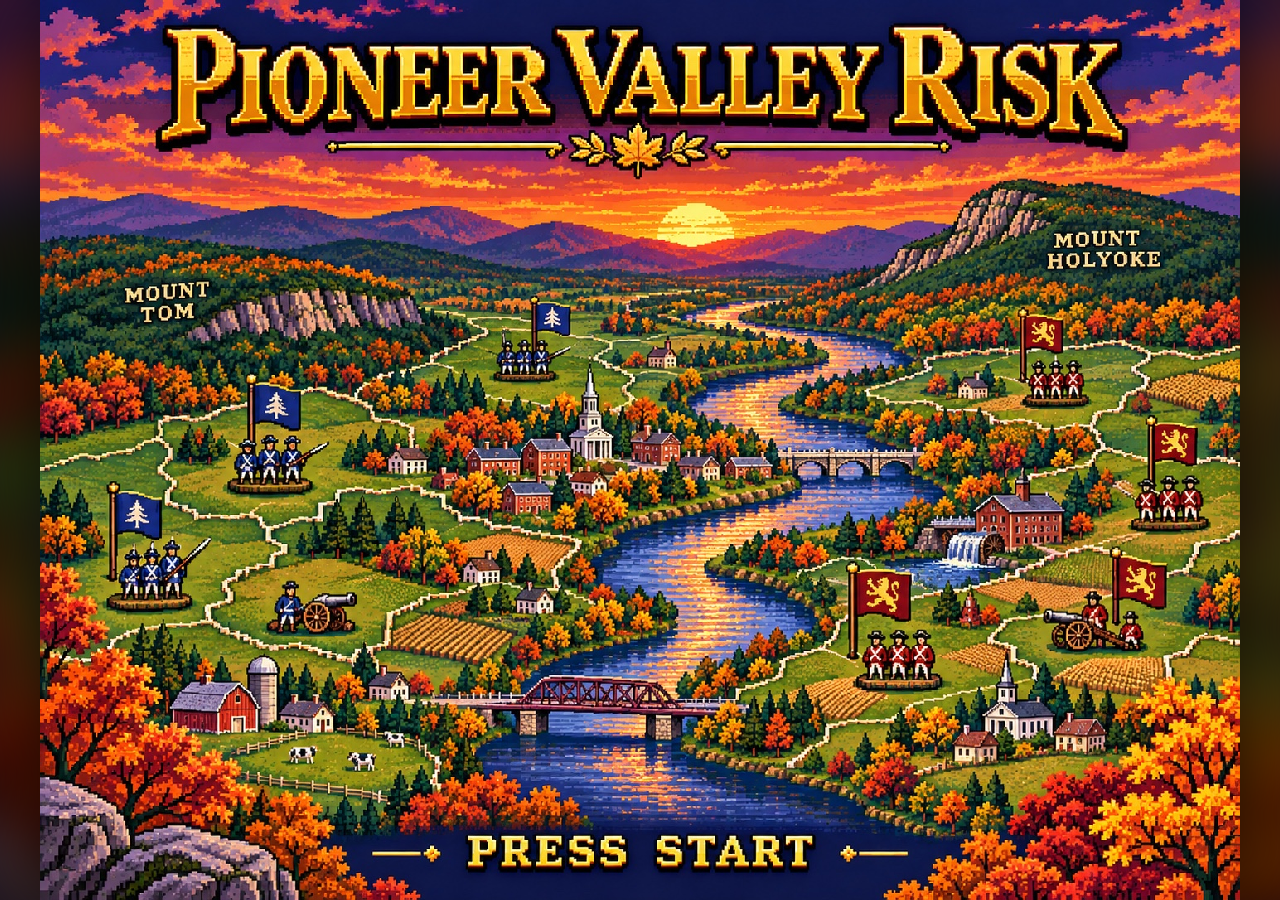
<file: index.html>
<!DOCTYPE html>
<html lang="en">
<head>
<meta charset="utf-8">
<meta name="viewport" content="width=device-width, initial-scale=1, maximum-scale=1, user-scalable=no">
<title>Pioneer Valley Risk</title>
<meta name="description" content="A playable pixel-art game of Risk set in the Pioneer Valley of western Massachusetts.">
<meta property="og:type" content="website">
<meta property="og:title" content="Pioneer Valley Risk">
<meta property="og:description" content="A playable pixel-art game of Risk set in the Pioneer Valley of western Massachusetts.">
<meta property="og:url" content="https://jeffehobbs.github.io/pioneer-valley-risk/">
<meta property="og:image" content="https://jeffehobbs.github.io/pioneer-valley-risk/img/splash.jpg">
<meta property="og:image:width" content="1448">
<meta property="og:image:height" content="1086">
<meta property="og:image:alt" content="Pixel-art map of the Pioneer Valley at sunset">
<meta name="twitter:card" content="summary_large_image">
<meta name="twitter:image" content="https://jeffehobbs.github.io/pioneer-valley-risk/img/splash.jpg">
<link rel="icon" href="data:image/svg+xml,%3Csvg xmlns='http://www.w3.org/2000/svg' viewBox='0 0 16 16'%3E%3Crect width='16' height='16' fill='%23141436'/%3E%3Crect x='3' y='6' width='10' height='8' fill='%2337e0ff'/%3E%3Crect x='5' y='2' width='6' height='4' fill='%2337e0ff'/%3E%3C/svg%3E">
<link rel="preconnect" href="https://fonts.googleapis.com">
<link rel="preconnect" href="https://fonts.gstatic.com" crossorigin>
<link href="https://fonts.googleapis.com/css2?family=Press+Start+2P&display=swap" rel="stylesheet">
<link rel="stylesheet" href="css/style.css">
</head>
<body>
<div id="app">
  <header id="topbar">
    <div class="top-btns">
      <button id="btn-quit" class="btn small quit" title="Quit to the title screen">QUIT</button>
      <button id="btn-help" class="btn small help" title="How to play" aria-label="How to play">?</button>
    </div>
    <div class="hud">
      <div id="hud-player" class="hud-side">
        <span class="swatch" id="sw-player"></span>
        <span id="hud-player-name"></span>
        <span id="hud-player-stats" class="stats"></span>
      </div>
      <div id="hud-center">
        <div id="turn-banner"></div>
        <div id="phase-banner"></div>
      </div>
      <div id="hud-ai" class="hud-side">
        <span id="hud-ai-stats" class="stats"></span>
        <span id="hud-ai-name"></span>
        <span class="swatch" id="sw-ai"></span>
        <div id="taunt" class="taunt" aria-live="polite"></div>
      </div>
    </div>
  </header>

  <main id="board-wrap">
    <canvas id="board"></canvas>
    <div id="side">
      <div class="side-actions">
        <button id="btn-music" class="btn small" title="Music on/off">MUSIC</button>
        <button id="btn-sound" class="btn small" title="Sound effects on/off">SFX</button>
      </div>
      <section class="card">
        <div class="phase-row">
          <button id="btn-reinforce" class="btn phase active" data-phase="reinforce"
            title="Click your towns to place armies (shift-click places them all). Holding a whole county adds its bonus.">REINFORCE</button>
          <button id="btn-attack" class="btn phase" data-phase="attack"
            title="Click one of your towns with 2+ armies, then a red-outlined neighbor. You roll up to 3 dice, the defender up to 2; ties go to the defender. Mountains, hills, forests and rivers favor the defender.">ATTACK</button>
          <button id="btn-fortify" class="btn phase" data-phase="fortify"
            title="Move armies once between two of your towns that are linked by your territory. Moving ends your turn.">FORTIFY</button>
        </div>
        <div class="pool-row">
          <div id="reinforce-pool" class="pool" title="Armies left to place">POOL <b id="pool-count">0</b></div>
          <button id="btn-undo" class="btn small" title="Take back your last placement (Cmd/Ctrl-Z). Works until your first attack.">UNDO</button>
        </div>
        <button id="btn-end" class="btn end" title="End your turn">END TURN &#9654;</button>
      </section>
      <section id="info-card" class="card idle">
        <h3 id="info-name">—</h3>
        <div class="info-row"><span class="k">OWNER</span><span id="info-owner">—</span></div>
        <div class="info-row"><span class="k">ARMIES</span><span id="info-armies">—</span></div>
        <div class="info-row"><span class="k">COUNTY</span><span id="info-county">—</span></div>
        <div class="info-row" id="info-ground-row"><span class="k">GROUND</span><span id="info-ground">—</span></div>
        <div class="info-row"><span class="k">BORDERS</span><span id="info-borders">—</span></div>
      </section>
      <section class="card" title="Hold every town in a county for a bonus each turn">
        <h3>COUNTIES</h3>
        <div id="regions"></div>
      </section>
    </div>
  </main>

  <footer id="log"></footer>

  <div id="modal" class="modal hidden">
    <div class="modal-card">
      <h3 id="modal-title">MOVE ARMIES</h3>
      <div id="modal-body"></div>
      <div class="modal-btns">
        <button id="modal-ok" class="btn">CONFIRM</button>
        <button id="modal-cancel" class="btn">CANCEL</button>
      </div>
    </div>
  </div>
</div>

<script src="js/sprites.js"></script>
<script src="js/audio.js"></script>
<script src="js/map-data.js"></script>
<script src="js/map.js"></script>
<script src="js/game.js"></script>
<script src="js/ai.js"></script>
<script src="js/taunts.js"></script>
<script src="js/ui.js"></script>
<script src="js/combat.js"></script>
<script src="js/ai-turn.js"></script>
<script src="js/main.js"></script>
</body>
</html>
</file>
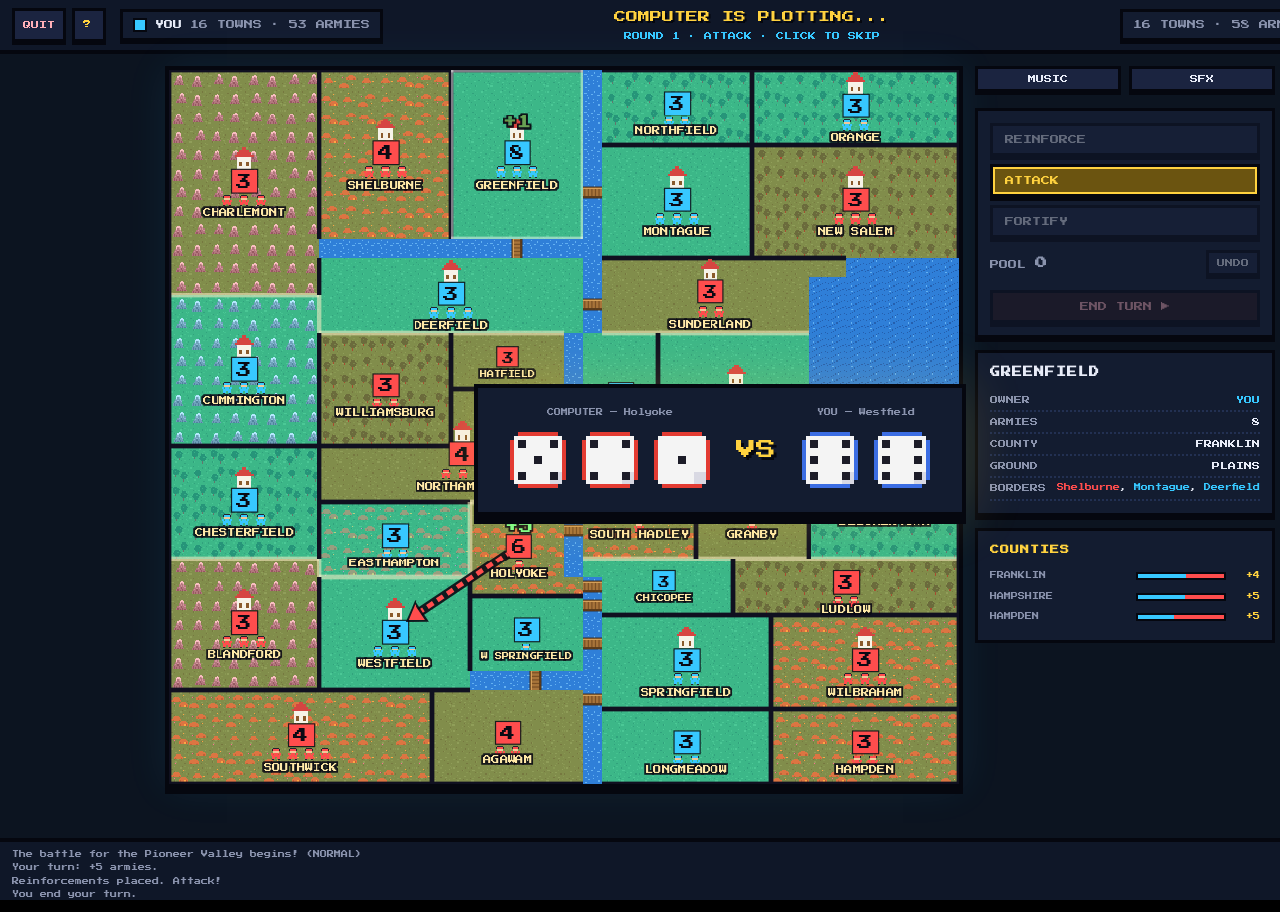
<file: dev/smoke.html>
<!DOCTYPE html>
<!-- Browser smoke test: loads the real game in an iframe and plays it
     through real click events (menu, reinforce, attack, advance modal,
     end turn, the computer's turns). Result goes to <title> and #out.
     Needs http (iframe access): run dev/smoke.sh -->
<html>
<head>
<meta charset="utf-8">
<title>SMOKE: running</title>
<style>
  body { margin: 0; background: #000; color: #0f0; font: 12px monospace; }
  iframe { width: 1440px; height: 900px; border: 0; display: block; }
  #out { white-space: pre; padding: 6px; }
</style>
</head>
<body>
<iframe id="game" src="../index.html?smoke"></iframe>
<div id="out"></div>
<script>
(function () {
  var params = new URLSearchParams(location.search);
  var MAX_ROUNDS = Number(params.get('rounds') || 6);
  var DIFF = params.get('diff') || 'normal';
  var frame = document.getElementById('game');
  var errors = [], notes = [], w, doc;
  var stats = { clicks: 0, attacks: 0, captures: 0, advances: 0, fortifies: 0,
                aiTurns: 0, undos: 0, skips: 0, taunts: 0 };

  function done(status) {
    var line = 'SMOKE: ' + status + ' | errors=' + (errors.length ? errors[0].slice(0, 300) : 'none') +
      ' | ' + JSON.stringify(stats);
    document.title = line;
    document.getElementById('out').textContent = line + '\n' + notes.join('\n') + '\n' + errors.join('\n');
  }

  function wait(ms) { return new Promise(function (r) { setTimeout(r, ms); }); }
  async function until(fn, ms, what) {
    var t0 = Date.now();
    while (!fn()) {
      if (Date.now() - t0 > ms) throw new Error('timeout waiting for ' + what);
      await wait(25);
    }
  }

  function clickTown(i, shift) {
    var cv = doc.getElementById('board');
    var r = cv.getBoundingClientRect();
    var c = w.RV.centroid[i];
    var x = r.left + c[0] * 16 / (w.RV.MAP_W * 16) * r.width;
    var y = r.top + c[1] * 16 / (w.RV.MAP_H * 16) * r.height;
    cv.dispatchEvent(new w.MouseEvent('mousemove', { clientX: x, clientY: y, bubbles: true }));
    cv.dispatchEvent(new w.MouseEvent('click', { clientX: x, clientY: y, bubbles: true, shiftKey: !!shift }));
    stats.clicks++;
  }
  function clickBtn(id) { doc.getElementById(id).click(); stats.clicks++; }
  function modalOpen() { return !doc.getElementById('modal').classList.contains('hidden'); }
  function enemiesOf(st, i) { return w.RV.adj[i].filter(function (j) { return st.territories[j].owner !== 0; }); }

  async function humanTurn() {
    var st = w.RV.UI.state;
    // reinforce: one click at a time on the strongest front town
    var mine = w.RV.Game.territoriesOf(st, 0).filter(function (i) { return enemiesOf(st, i).length; });
    mine.sort(function (a, b) { return st.territories[b].armies - st.territories[a].armies; });
    // undo: place one, take it back, and the pool is whole again
    if (st.pool > 1) {
      var pool0 = st.pool, a0 = st.territories[mine[0]].armies;
      clickTown(mine[0]);
      clickBtn('btn-undo');
      if (st.pool !== pool0 || st.territories[mine[0]].armies !== a0) throw new Error('undo did not restore the pool');
      stats.undos++;
    }
    var guard = 0;
    while (st.pool > 0 && guard++ < 200) { clickTown(mine[0]); await wait(5); }
    if (st.phase !== 'attack') throw new Error('did not auto-advance to attack (phase ' + st.phase + ')');

    // attack while there is a 2:1 edge
    for (var n = 0; n < 40 && st.over == null; n++) {
      var best = null;
      w.RV.Game.territoriesOf(st, 0).forEach(function (from) {
        var a = st.territories[from].armies;
        enemiesOf(st, from).forEach(function (to) {
          if (a - 1 >= st.territories[to].armies * 2 && (!best || a > best.a)) best = { from: from, to: to, a: a };
        });
      });
      if (!best) break;
      var owner0 = st.territories[best.to].owner;
      clickTown(best.from);
      clickTown(best.to);
      stats.attacks++;
      await until(function () { return !w.RV.UI.busy() || modalOpen() || st.over != null; }, 8000, 'attack to settle');
      if (st.territories[best.to].owner !== owner0) stats.captures++;
      if (modalOpen()) {
        if (doc.getElementById('modal-title').textContent !== 'ADVANCE') throw new Error('unexpected modal');
        clickBtn('modal-ok');
        stats.advances++;
        await until(function () { return !w.RV.UI.busy() || st.over != null; }, 4000, 'advance to settle');
      }
    }
    if (st.over != null) return;

    // fortify once if an interior stack exists (this ends the turn)
    clickBtn('btn-fortify');
    if (st.phase !== 'fortify') throw new Error('fortify button did not switch phase');
    var interior = w.RV.Game.territoriesOf(st, 0).filter(function (i) {
      return !enemiesOf(st, i).length && st.territories[i].armies > 1;
    });
    var moved = false;
    for (var k = 0; k < interior.length && !moved; k++) {
      var to = w.RV.Game.territoriesOf(st, 0).find(function (j) {
        return enemiesOf(st, j).length && w.RV.Game.connected(st, interior[k], j);
      });
      if (to == null) continue;
      clickTown(interior[k]);
      clickTown(to);
      if (!modalOpen()) throw new Error('fortify modal did not open');
      clickBtn('modal-ok');
      stats.fortifies++;
      moved = true;
    }
    if (!moved) clickBtn('btn-end');
    await until(function () { return st.turn === 1 || st.over != null; }, 4000, 'turn to pass');
  }

  var started = false;
  frame.addEventListener('load', async function () {
    if (started) return;   // the resume test reloads the frame itself
    started = true;
    try {
      w = frame.contentWindow; doc = w.document;
      w.addEventListener('error', function (e) { errors.push((e.error && e.error.stack) || e.message); });
      await until(function () { return doc.getElementById('menu-start'); }, 5000, 'menu');
      doc.querySelector('.diff[data-diff="' + DIFF + '"]').click();
      clickBtn('menu-start');
      await until(function () { return w.RV.UI.state; }, 2000, 'game start');
      var st = w.RV.UI.state;
      // How to play: shown on the first game (fresh profile), and from ?.
      function isHelp() { return modalOpen() && doc.getElementById('modal-title').textContent === 'HOW TO PLAY'; }
      var helpFirst = isHelp();
      if (helpFirst) clickBtn('modal-ok');
      if (modalOpen()) throw new Error('help did not close');
      clickBtn('btn-help');
      if (!isHelp() || !doc.querySelector('#modal-body .help-phases')) throw new Error('? did not open help');
      clickBtn('modal-ok');
      if (!helpFirst) throw new Error('help not shown on the first game');  // headless Chrome starts with a fresh profile
      if (params.get('mode') === 'resume') {
        // Play a turn, reload the page mid-computer-turn, CONTINUE, and make
        // sure the same game carries on to your next turn.
        while (st.pool > 0) clickTown(w.RV.Game.territoriesOf(st, 0)[0], true);
        clickBtn('btn-end');
        await until(function () { return st.turn === 1; }, 2000, 'computer turn');
        await wait(1500);
        var towns = JSON.stringify(w.RV.Main.readSave().territories.map(function (t) { return t.owner; }));
        await new Promise(function (res) { frame.addEventListener('load', res, { once: true }); w.location.reload(); });
        w = frame.contentWindow; doc = w.document;
        w.addEventListener('error', function (e) { errors.push((e.error && e.error.stack) || e.message); });
        await until(function () { return doc.getElementById('menu'); }, 5000, 'menu after reload');
        doc.getElementById('menu').click();
        await until(function () { return doc.getElementById('menu-continue'); }, 2000, 'CONTINUE');
        clickBtn('menu-continue');
        var st3 = w.RV.UI.state;
        if (!st3 || st3.turn !== 1) throw new Error('resumed game is not mid-computer-turn');
        if (JSON.stringify(st3.territories.map(function (t) { return t.owner; })) !== towns) throw new Error('resumed map differs');
        await until(function () { return st3.turn === 0 || st3.over != null; }, 60000, 'resumed computer turn');
        if (errors.length) throw new Error('page errors');
        done('OK (resume mid-turn, round ' + st3.round + ')');
        return;
      }
      if (params.get('mode') === 'quit') {
        // Quit while the computer is mid-turn, start a new game, and make sure
        // the old turn's loop doesn't leak into it.
        while (st.pool > 0) clickTown(w.RV.Game.territoriesOf(st, 0)[0]);
        clickBtn('btn-end');
        await until(function () { return st.turn === 1; }, 2000, 'computer turn');
        await wait(900);
        clickBtn('btn-quit');
        if (!modalOpen() || doc.getElementById('modal-title').textContent !== 'QUIT GAME?') throw new Error('no quit confirm');
        clickBtn('modal-cancel');
        if (!w.RV.UI.state) throw new Error('cancel quit still quit');
        clickBtn('btn-quit');
        clickBtn('modal-ok');
        await until(function () { return doc.getElementById('menu-start'); }, 2000, 'menu after quit');
        if (!doc.getElementById('menu-continue')) throw new Error('no CONTINUE after quit');
        clickBtn('menu-start');
        if (!modalOpen() || doc.getElementById('modal-title').textContent !== 'START A NEW GAME?') throw new Error('no new-game confirm');
        clickBtn('modal-ok');
        var st2 = w.RV.UI.state;
        await wait(6000);
        if (st2.turn !== 0 || st2.phase !== 'reinforce' || w.RV.UI.busy()) {
          throw new Error('new game disturbed: turn ' + st2.turn + ' phase ' + st2.phase + ' busy ' + w.RV.UI.busy());
        }
        if (errors.length) throw new Error('page errors');
        done('OK (quit mid-turn)');
        return;
      }
      notes.push('start: you ' + w.RV.Game.territoriesOf(st, 0).length + ' towns, pool ' + st.pool);
      while (st.over == null && st.round <= MAX_ROUNDS) {
        await humanTurn();
        if (st.over != null) break;
        // every third computer turn skipped
        if (stats.aiTurns % 3 === 2) {
          await wait(700);
          doc.getElementById('board').dispatchEvent(new w.MouseEvent('click', { bubbles: true, clientX: 5, clientY: 5 }));
          if (st.turn === 1 && !w.RV.AITurn.skipping()) throw new Error('click did not skip the computer turn');
          stats.skips++;
        }
        await until(function () { return st.turn === 0 || st.over != null; }, 120000, 'computer turn');
        stats.aiTurns++;
        stats.taunts = st.log.filter(function (l) { return typeof l === 'object' && l.kind === 'taunt'; }).length;
        await until(function () { return !w.RV.UI.busy() || st.over != null; }, 5000, 'idle');
        notes.push('round ' + st.round + ': you ' + w.RV.Game.territoriesOf(st, 0).length +
          ' towns / ' + w.RV.Game.totalArmies(st, 0) + ' armies, computer ' +
          w.RV.Game.territoriesOf(st, 1).length + ' / ' + w.RV.Game.totalArmies(st, 1));
      }
      if (st.over != null) {
        await until(function () { return doc.querySelector('.gameover .go-table'); }, 5000, 'results screen');
        notes.push('game over: winner ' + st.over + ' | ' + doc.querySelector('.go-table').textContent);
        if (w.RV.Main.readSave()) throw new Error('save not cleared after game over');
      } else if (!w.RV.Main.readSave()) {
        throw new Error('game in progress was not saved');
      }
      if (errors.length) throw new Error('page errors');
      done(st.over != null ? 'OK (game over, winner ' + st.over + ')' : 'OK (' + MAX_ROUNDS + ' rounds)');
    } catch (err) {
      errors.push(err.stack || err.message);
      done('FAILED');
    }
  });
})();
</script>
</body>
</html>
</file>
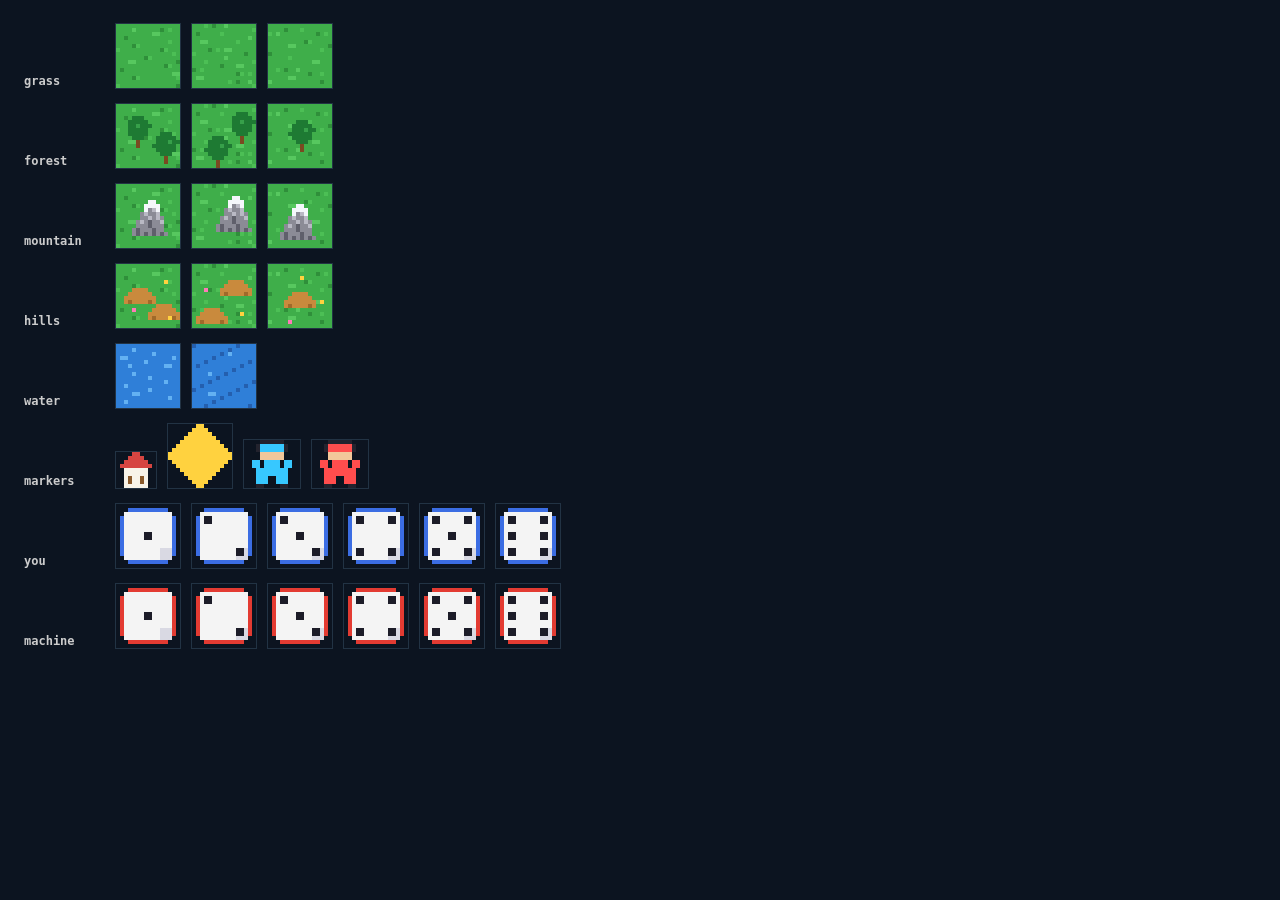
<file: dev/sprites.html>
<!DOCTYPE html>
<!-- Dev gallery: every sprite at 4x. Open via http or file. -->
<html><head><meta charset="utf-8"><title>Sprites</title>
<style>body{background:#0c1420;color:#ccc;font:12px monospace;padding:16px}
.row{display:flex;gap:12px;flex-wrap:wrap;margin-bottom:16px;align-items:end}
canvas{image-rendering:pixelated;outline:1px solid #234}</style></head>
<body><div id="g"></div>
<script src="../js/sprites.js"></script>
<script>
var g = document.getElementById('g');
function row(label, list) {
  var r = document.createElement('div'); r.className = 'row';
  r.innerHTML = '<b style="width:80px">' + label + '</b>';
  list.forEach(function (c) { r.appendChild(c); });
  g.appendChild(r);
}
['grass', 'forest', 'mountain', 'hills'].forEach(function (k) {
  row(k, RV.SPR[k].map(function (s) { return RV.paintSprite(s, 4); }));
});
row('water', [RV.paintSprite(RV.SPR.river, 4), RV.paintSprite(RV.SPR.lake, 4)]);
row('markers', [RV.paintSprite(RV.SPR.house, 4), RV.paintSprite(RV.SPR.star, 4),
  RV.paintSprite(RV.SPR.soldier, 4, '#37c8ff'), RV.paintSprite(RV.SPR.soldier, 4, '#ff4d4d')]);
row('you', [1, 2, 3, 4, 5, 6].map(function (f) { return RV.paintSprite(RV.SPR.dice[f].blue, 4); }));
row('machine', [1, 2, 3, 4, 5, 6].map(function (f) { return RV.paintSprite(RV.SPR.dice[f].red, 4); }));
</script></body></html>
</file>
<file: css/style.css>
/* Pioneer Valley Risk — bright arcade style */

:root {
  --bg: #0c1420;
  --panel: #131c30;
  --panel-2: #0f1728;
  --line: #05070f;
  --text: #e8ecf8;
  --dim: #8a93ad;
  --red: #ff4d4d;
  --cyan: #37c8ff;
  --gold: #ffd23f;
  --green: #7dff8a;
}

* { box-sizing: border-box; margin: 0; padding: 0; }

html, body {
  height: 100%;
  overflow: hidden;
}

/* Phones: no double-tap zoom (fast taps place armies), no text selection or
   callout on a long press, no font inflation when the phone turns. */
* { touch-action: manipulation; }
html { -webkit-text-size-adjust: 100%; text-size-adjust: 100%; }
body {
  -webkit-user-select: none;
  user-select: none;
  -webkit-touch-callout: none;
  -webkit-tap-highlight-color: transparent;
}

body {
  background: var(--bg);
  color: var(--text);
  font-family: "Press Start 2P", "Courier New", monospace;
  font-size: 10px;
  line-height: 1.5;
}

canvas { image-rendering: pixelated; image-rendering: crisp-edges; }

#app {
  height: 100%;
  display: flex;
  flex-direction: column;
}

/* ------------------------------------------------------------ top bar -- */
#topbar {
  display: flex;
  align-items: center;
  gap: 14px;
  padding: 8px 12px;
  background: var(--panel-2);
  border-bottom: 4px solid var(--line);
  min-height: 52px;
}

.hud {
  flex: 1;
  display: flex;
  align-items: center;
  justify-content: space-between;
  gap: 10px;
}

.hud-side {
  display: flex;
  align-items: center;
  gap: 8px;
  background: var(--panel);
  border: 3px solid var(--line);
  box-shadow: 0 3px 0 var(--line);
  padding: 6px 10px;
  font-size: 9px;
  min-width: 190px;
}
#hud-ai { justify-content: flex-end; text-align: right; }

.swatch {
  width: 14px; height: 14px;
  border: 2px solid var(--line);
  display: inline-block;
}

#hud-center { text-align: center; white-space: nowrap; }
#turn-banner {
  font-size: 12px;
  color: var(--gold);
  text-shadow: 2px 2px 0 var(--line);
}
#phase-banner {
  font-size: 8px;
  color: var(--cyan);
  margin-top: 4px;
}

/* music and sound sit atop the side panel; equal widths so the labels
   changing (MUSIC OFF) don't shift the row */
.side-actions { display: flex; gap: 8px; flex-shrink: 0; padding-bottom: 4px; }
.side-actions .btn { flex: 1; padding-left: 4px; padding-right: 4px; }

/* --------------------------------------------------------------- board -- */
#board-wrap {
  flex: 1;
  display: flex;
  justify-content: center;
  align-items: flex-start;
  gap: 12px;
  padding: 12px;
  min-height: 0;
}

#board {
  border: 4px solid var(--line);
  box-shadow: 0 6px 0 var(--line), 0 0 40px rgba(55, 200, 255, 0.08);
  background: #0c1420;
  cursor: pointer;
}

/* --------------------------------------------------------------- side -- */
#side {
  width: 300px;
  flex-shrink: 0;
  max-height: 100%;
  display: flex;
  flex-direction: column;
  gap: 12px;
  overflow-y: auto;
}

.card {
  background: var(--panel);
  border: 3px solid var(--line);
  box-shadow: 0 4px 0 var(--line);
  padding: 12px;
}
.card h3 {
  font-size: 9px;
  color: var(--gold);
  margin-bottom: 10px;
  letter-spacing: 1px;
}

#info-name { color: var(--text); font-size: 10px; margin-bottom: 10px; }
.info-row {
  display: flex;
  justify-content: space-between;
  font-size: 8px;
  padding: 4px 0;
  border-bottom: 2px dotted #223052;
  gap: 8px;
}
.info-row .k { color: var(--dim); }
#info-borders {
  text-align: right;
  font-size: 7px;
  line-height: 1.8;
}

.hint {
  font-size: 7px;
  color: var(--dim);
  margin-top: 10px;
  line-height: 1.8;
}

.phase-row {
  display: flex;
  flex-direction: column;
  gap: 8px;
}

.pool {
  margin-top: 12px;
  font-size: 9px;
  color: var(--green);
}
.pool b { font-size: 12px; }

/* -------------------------------------------------------------- buttons -- */
.btn {
  font-family: inherit;
  font-size: 9px;
  color: var(--text);
  background: #1b2440;
  border: 3px solid var(--line);
  box-shadow: 0 4px 0 var(--line);
  padding: 9px 12px;
  cursor: pointer;
  text-transform: uppercase;
  transition: none;
}
.btn:hover { background: #24305a; }
.btn:active {
  transform: translateY(4px);
  box-shadow: 0 0 0 var(--line);
}
.btn.small {
  font-size: 8px;
  padding: 6px 8px;
  box-shadow: 0 3px 0 var(--line);
}
.btn:active.small { transform: translateY(3px); box-shadow: 0 0 0 var(--line); }

.btn.phase { text-align: left; }
.btn.phase.active {
  background: #6b5410;
  color: var(--gold);
  box-shadow: 0 4px 0 var(--line), inset 0 0 0 2px var(--gold);
}

.btn.end {
  width: 100%;
  margin-top: 14px;
  background: #4a1420;
  color: #ffb0b8;
}
.btn.end:hover { background: #6b1c2e; }

/* ---------------------------------------------------------------- log -- */
#log {
  height: 62px;
  overflow: hidden;
  background: var(--panel-2);
  border-top: 4px solid var(--line);
  padding: 6px 12px;
}
.log-line {
  font-size: 7px;
  color: var(--dim);
  line-height: 1.9;
  white-space: nowrap;
  overflow: hidden;
  text-overflow: ellipsis;
}
.log-line:last-child { color: var(--text); }

/* --------------------------------------------------------------- modal -- */
.modal, .menu, .gameover {
  position: fixed;
  inset: 0;
  display: flex;
  align-items: center;
  justify-content: center;
  background: rgba(5, 8, 16, 0.8);
  z-index: 50;
}
.hidden { display: none !important; }

.modal-card, .menu-card, .gameover-card {
  background: var(--panel);
  border: 4px solid var(--line);
  box-shadow: 0 8px 0 var(--line), 0 0 60px rgba(55, 200, 255, 0.15);
  padding: 24px;
  max-width: 420px;
  text-align: center;
}

.modal-card h3 {
  color: var(--gold);
  font-size: 11px;
  margin-bottom: 16px;
}

.move-line { font-size: 9px; margin-bottom: 14px; }
.move-line b { color: var(--gold); }

.stepper {
  display: flex;
  align-items: center;
  justify-content: center;
  gap: 14px;
  margin-bottom: 6px;
}
.stepper-val {
  font-size: 20px;
  color: var(--green);
  min-width: 40px;
  text-shadow: 2px 2px 0 var(--line);
}

.modal-btns {
  display: flex;
  gap: 10px;
  justify-content: center;
  margin-top: 16px;
}
#modal-ok { background: #1d4a26; color: var(--green); }
#modal-ok:hover { background: #266b33; }
#modal-cancel { background: #4a1420; color: #ffb0b8; }

/* ---------------------------------------------------------------- menu -- */
.menu {
  background:
    radial-gradient(ellipse at 50% 30%, rgba(55, 200, 255, 0.12), transparent 60%),
    rgba(8, 12, 22, 0.72);
}

.menu-card {
  max-width: 480px;
}



.diff-row {
  display: flex;
  gap: 8px;
  justify-content: center;
  margin-bottom: 20px;
}
.btn.diff { font-size: 8px; padding: 8px 10px; }
.btn.diff.active {
  background: #1d4a26;
  color: var(--green);
  box-shadow: 0 4px 0 var(--line), inset 0 0 0 2px var(--green);
}

.btn.start {
  font-size: 13px;
  padding: 14px 26px;
  background: #4a1420;
  color: #ffd0d4;
  box-shadow: 0 6px 0 var(--line);
  animation: blink 1.2s steps(2) infinite;
}
@keyframes blink {
  50% { box-shadow: 0 6px 0 var(--line), 0 0 24px rgba(255, 77, 77, 0.6); }
}


/* -------------------------------------------------------------- splash -- */
.menu.splash {
  background: #0b0820;
  overflow: hidden;
  cursor: pointer;
}
.splash-bg {
  position: absolute;
  inset: -40px;
  background: url("../img/splash.jpg") center / cover no-repeat;
  filter: blur(28px) brightness(0.45) saturate(1.2);
}
.splash-frame {
  position: relative;
  line-height: 0;
}
.splash-art {
  position: relative;
  display: block;
  max-width: 100vw;
  max-height: 100vh;
  width: auto;
  height: auto;
  image-rendering: pixelated;
  box-shadow: 0 0 80px rgba(0, 0, 0, 0.7);
  transition: filter 0.25s;
}
.menu.splash .menu-card {
  position: absolute;
  left: 50%;
  bottom: 1.5%;
  line-height: 1.5;
  transform: translate(-50%, 24px);
  opacity: 0;
  pointer-events: none;
  transition: opacity 0.2s, transform 0.2s;
  cursor: default;
  max-width: calc(100vw - 32px);
  padding: 18px 22px;
}
.menu.splash.picking { cursor: default; }
.menu.splash.picking .splash-art { filter: brightness(0.8); }
.menu.splash.picking .menu-card {
  opacity: 1;
  transform: translate(-50%, 0);
  pointer-events: auto;
}
.menu.splash .menu-card {
  width: 50%;
  min-width: 270px;
  bottom: 0.6%;
  box-sizing: border-box;
}
.menu.splash .diff-row { margin-bottom: 14px; }
.menu.splash .btn.start { width: 100%; }

/* ------------------------------------------------------------ dice fx -- */
.dice-overlay {
  position: fixed;
  inset: 0;
  display: flex;
  align-items: center;
  justify-content: center;
  pointer-events: none;
  z-index: 40;
  opacity: 0;
  transition: opacity 0.15s;
}
.dice-overlay.show { opacity: 1; }

/* Dice draw at 64px; on narrow screens they shrink so two rows of three
   (a mountain gives the defender a third) still fit: 6 dice + ~124px of
   padding, gaps and VS must fit inside the 16px gutters. */
.dice-overlay { --die: clamp(24px, calc((100vw - 124px) / 6), 64px); }
.dice-card {
  background: var(--panel);
  border: 4px solid var(--line);
  box-shadow: 0 8px 0 var(--line), 0 0 60px rgba(255, 210, 63, 0.2);
  padding: 20px 28px;
  display: flex;
  align-items: center;
  gap: 22px;
  max-width: calc(100vw - 32px);
}

.dice-side { display: flex; flex-direction: column; gap: 10px; align-items: center; }
.dice-label {
  font-size: 7px;
  color: var(--dim);
  max-width: max(160px, calc(var(--die) * 3 + 16px));
  text-align: center;
  overflow-wrap: anywhere;
}
.dice-row { display: flex; gap: 8px; }
.dice-row canvas { display: block; width: var(--die); height: var(--die); }
.dice-vs {
  font-size: 20px;
  color: var(--gold);
  text-shadow: 3px 3px 0 var(--line);
}

/* ----------------------------------------------------------- game over -- */
.gameover-card h2 {
  font-size: 30px;
  margin-bottom: 16px;
  text-shadow: 4px 4px 0 var(--line);
}
.gameover-card h2.win { color: var(--gold); }
.gameover-card h2.lose { color: var(--red); }
.gameover-card p {
  font-size: 8px;
  color: var(--dim);
  line-height: 2;
  margin-bottom: 20px;
}
.gameover-card .btn {
  background: #1d4a26;
  color: var(--green);
}

/* ------------------------------------------------------------ additions -- */
.btn:disabled,
.btn:disabled:hover {
  opacity: 0.38;
  cursor: not-allowed;
  background: #1b2440;
  transform: none;
}
.btn.phase.active:disabled { opacity: 1; background: #6b5410; }
.btn.end:disabled { background: #2a1820; }
.btn.off { color: var(--dim); }
.btn.quit { color: #ffb0b8; }
.btn.danger { background: #6b1c2e !important; color: #ffd0d4 !important; }
#modal-ok.danger:hover { background: #8a2338 !important; }

.hud-side .stats { color: var(--dim); white-space: nowrap; }
#hud-player-name, #hud-ai-name { white-space: nowrap; }

.pool.empty { color: var(--dim); }

#info-card.idle { opacity: 0.6; }
#info-county { color: var(--text); }

.region-row {
  display: grid;
  grid-template-columns: 1fr 90px 26px;
  align-items: center;
  gap: 8px;
  font-size: 7px;
  padding: 5px 0;
  color: var(--dim);
}
.region-row.held .rname { text-decoration: underline; }
.rbar {
  display: flex;
  height: 8px;
  background: #0b1222;
  border: 2px solid var(--line);
}
.rbar i { display: block; height: 100%; }
.rbonus { text-align: right; color: var(--gold); }

.die { position: relative; }
.die.lost { opacity: 0.35; filter: grayscale(1); }

.stepper .btn.small { min-width: 34px; }

.go-stats {
  font-size: 9px;
  color: var(--dim);
  margin-bottom: 20px;
}

#side { min-width: 0; }

/* ---------------------------------------------------------- responsive -- */
@media (max-width: 900px) {
  html, body { overflow: auto; }
  #app { height: auto; min-height: 100%; }
  #topbar { flex-wrap: wrap; gap: 8px; }
  .hud { order: 3; flex-basis: 100%; }
  .hud-side { min-width: 0; font-size: 7px; padding: 4px 6px; }
  .hud-side .stats { display: none; }
  #board-wrap { flex-direction: column; align-items: center; justify-content: flex-start; padding: 8px 16px; flex: none; }
  #side { max-height: none; }
  #board { max-width: 100%; height: auto !important; }
  #side { width: 100%; flex-direction: column; }
  #log { height: auto; max-height: 100px; }
}

/* splash on narrow screens: picker sits below the art */
@media (max-width: 600px) {
  .menu.splash .menu-card {
    top: 100%;
    bottom: auto;
    margin-top: 12px;
    width: calc(100vw - 32px);
    min-width: 0;
  }
}

/* ------------------------------------------------------------ extras -- */
.modal { z-index: 70; }

.pool-row {
  display: flex;
  align-items: center;
  justify-content: space-between;
  gap: 8px;
  margin-top: 12px;
}
.pool-row .pool { margin-top: 0; }

/* ------------------------------------------------------- dice extras -- */
.dice-card { flex-direction: column; gap: 12px; }
.dice-main { display: flex; align-items: center; gap: 22px; }
.dice-tags { display: flex; flex-wrap: wrap; gap: 6px; justify-content: center; }
.dice-tags:empty { display: none; }
.tag {
  font-size: 7px;
  padding: 4px 6px;
  border: 2px solid var(--line);
  background: #0b1222;
}
.tag.river { color: #63b1f2; }
.tag.mountain { color: #d4d4de; }
.tag.hills { color: #e6a95a; }
.tag.forest { color: #6fd27c; }
.die.covered { outline: 3px solid #6fd27c; outline-offset: 1px; }
.die.spare { opacity: 0.3; }
.die-badge {
  position: absolute;
  top: -8px;
  right: -8px;
  font-size: 8px;
  background: #e6a95a;
  color: #1c1c28;
  border: 2px solid var(--line);
  padding: 2px 3px;
}

/* ------------------------------------------------------------- taunts -- */
#hud-ai { position: relative; }
.taunt {
  position: absolute;
  top: calc(100% + 12px);
  right: 0;
  width: max-content;
  max-width: 340px;
  background: #fff6e0;
  color: #1c1c28;
  border: 3px solid var(--line);
  box-shadow: 0 4px 0 var(--line);
  padding: 8px 10px;
  font-size: 8px;
  line-height: 1.7;
  text-align: left;
  white-space: normal;
  z-index: 45;
  opacity: 0;
  transform: translateY(-6px);
  transition: opacity 0.15s, transform 0.15s;
  pointer-events: none;
}
.taunt::before {
  content: "";
  position: absolute;
  top: -11px;
  right: 18px;
  border: 8px solid transparent;
  border-bottom-color: var(--line);
  border-top: 0;
}
.taunt.show { opacity: 1; transform: none; }
.log-line.taunt { color: #ff8a80; }
.log-line.taunt:last-child { color: #ffb0a8; }

/* ------------------------------------------------------------ results -- */
.gameover-card { max-width: 460px; }
.go-chart {
  display: block;
  width: 320px;
  height: 84px;
  margin: 0 auto 14px;
  border: 3px solid var(--line);
  image-rendering: auto;
}
.go-table { text-align: left; margin-bottom: 20px; }
.go-table .info-row span:last-child { text-align: right; }
.go-table small { display: block; font-size: 6px; color: var(--dim); margin-top: 4px; }

/* --------------------------------------------------------------- menu -- */
.btn.continue {
  width: 100%;
  font-size: 12px;
  padding: 12px 20px;
  margin-bottom: 10px;
  background: #1d4a26;
  color: var(--green);
  box-shadow: 0 5px 0 var(--line);
}
.btn.continue:hover { background: #266b33; }

@media (max-width: 900px) {
  .taunt { position: fixed; top: 12px; left: 16px; right: 16px; width: auto; max-width: none; }
  .taunt::before { display: none; }
}

/* popups on phones: never wider than the screen; dice popup gets tighter
   padding and gaps and a smaller VS */
@media (max-width: 600px) {
  .modal-card, .gameover-card { max-width: calc(100vw - 32px); padding: 18px 14px; }
  .go-chart { width: 100%; max-width: 320px; }
  .dice-card { padding: 14px 12px; gap: 10px; }
  .dice-main { gap: 10px; }
  .dice-row { gap: 4px; }
  .dice-side { gap: 6px; }
  .dice-label { max-width: calc(var(--die) * 3 + 8px); font-size: 6px; }
  .dice-vs { font-size: 12px; text-shadow: 2px 2px 0 var(--line); }
  .tag { font-size: 6px; }
  .die-badge { top: -6px; right: -6px; font-size: 6px; padding: 1px 2px; }
}

/* ------------------------------------------------------ how to play -- */
.top-btns { display: flex; gap: 6px; }
.btn.help { color: var(--gold); min-width: 34px; }
.modal.wide .modal-card { max-width: 540px; }
.modal.wide #modal-body {
  max-height: calc(100vh - 170px);
  max-height: calc(100dvh - 170px);
  overflow-y: auto;
  -webkit-overflow-scrolling: touch;
  touch-action: pan-y;
}
.help { text-align: left; font-size: 8px; line-height: 1.9; }
.help p { margin: 0; }
.help b { color: var(--gold); }
.help b.you { color: var(--cyan); }
.help-goal { font-size: 9px; text-align: center; margin-bottom: 16px !important; }
.help-sub { color: var(--dim); margin-bottom: 8px !important; }
.help-phases, .help-terrain { list-style: none; margin-bottom: 16px; }
.help-phase {
  display: flex; gap: 12px; align-items: flex-start;
  padding: 10px; margin-bottom: 6px;
  background: var(--panel-2); border: 2px solid var(--line);
}
.help-phase b { display: block; margin-bottom: 4px; }
.help-num {
  flex: none; width: 22px; height: 22px;
  display: flex; align-items: center; justify-content: center;
  background: #6b5410; color: var(--gold); border: 2px solid var(--line);
  font-size: 9px;
}
.help-terrain li { display: flex; gap: 10px; align-items: baseline; margin-bottom: 6px; }
.help-terrain .tag { flex: none; width: 82px; text-align: center; }
.help-end { text-align: center; color: var(--green); }
@media (max-width: 600px) {
  .help { font-size: 7px; }
  .help-phase { padding: 8px; gap: 8px; }
  .help-terrain .tag { width: 64px; }
}
</file>
